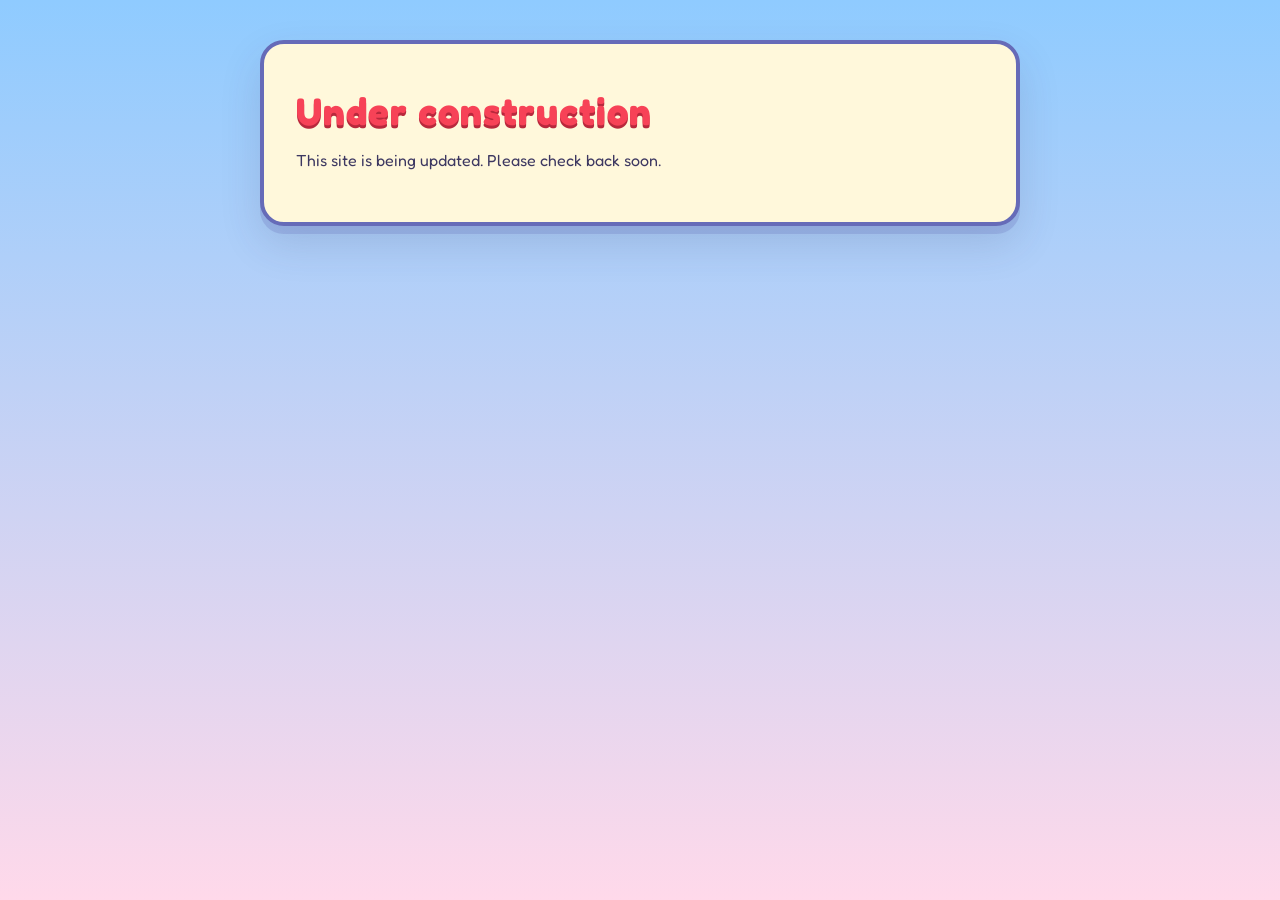
<file: index.html>
<!DOCTYPE html>
<html lang="en">
<head>
  <meta charset="UTF-8">
  <meta name="viewport" content="width=device-width, initial-scale=1.0">
  <meta name="robots" content="noindex, nofollow, noarchive">
  <title>Under construction</title>
  <link rel="stylesheet" href="style.css">
</head>
<body>
<div class="container">

  <h1>Under construction</h1>
  <p>This site is being updated. Please check back soon.</p>

</div>
</body>
</html>
</file>
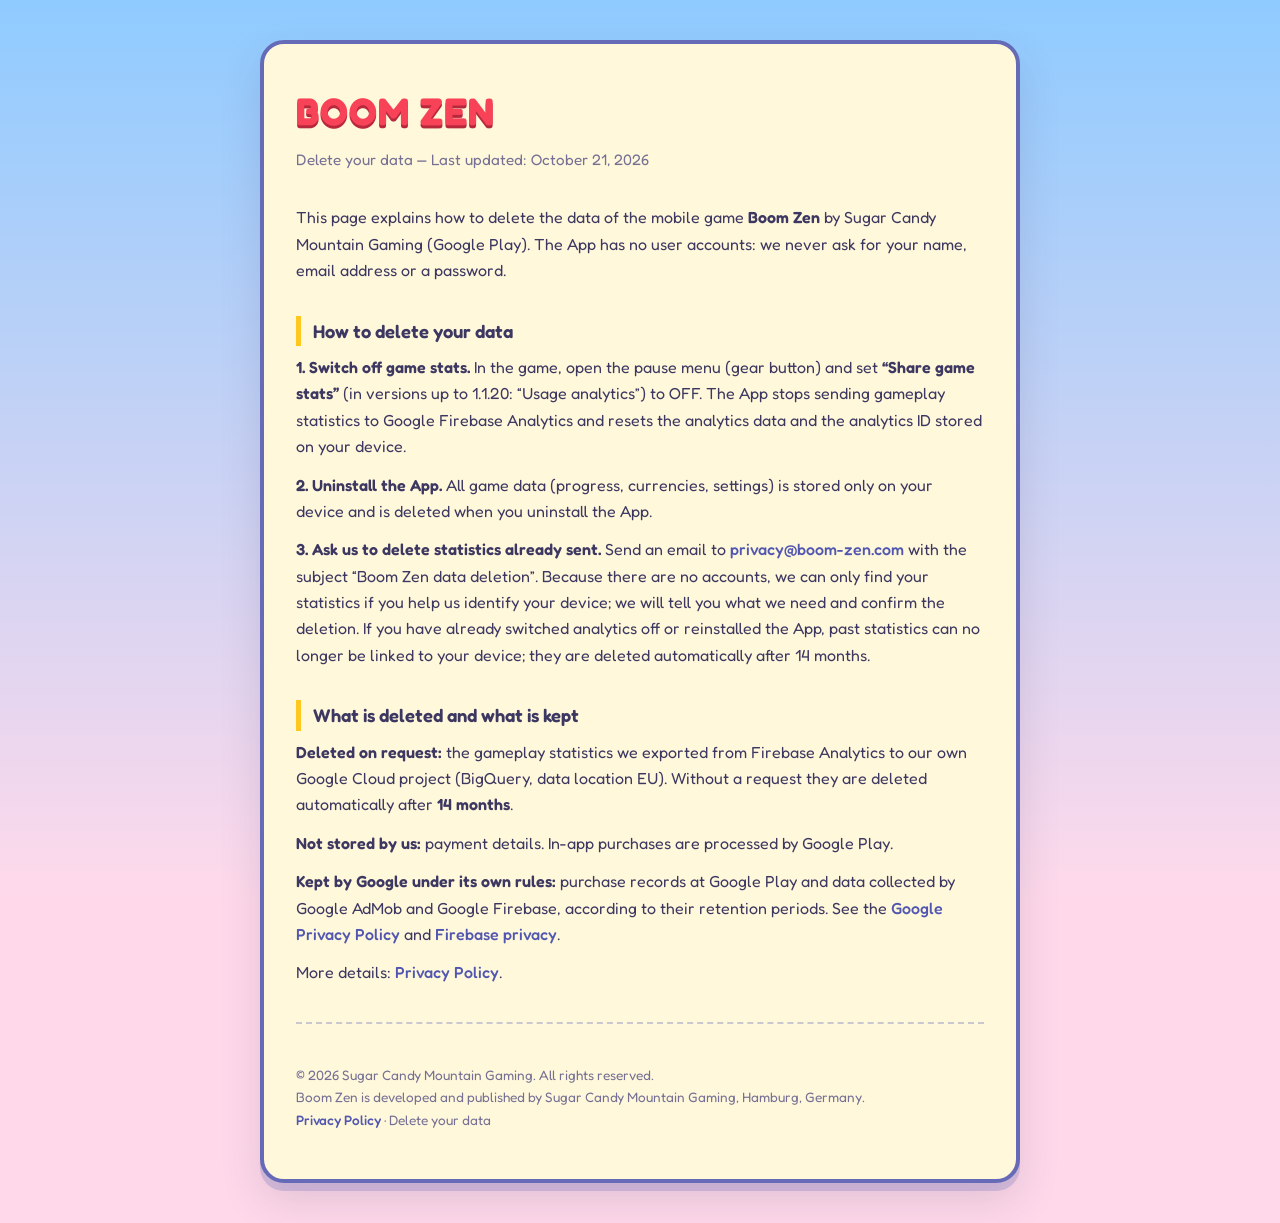
<file: delete-data.html>
<!DOCTYPE html>
<html lang="en">
<head>
  <meta charset="UTF-8">
  <meta name="viewport" content="width=device-width, initial-scale=1.0">
  <meta name="robots" content="noindex, nofollow, noarchive">
  <title>Delete Your Data — Boom Zen</title>
  <link rel="stylesheet" href="style.css">
</head>
<body>
<div class="container">

  <h1>BOOM ZEN</h1>
  <p class="subtitle">Delete your data &mdash; Last updated: October 21, 2026</p>

  <p>This page explains how to delete the data of the mobile game <strong>Boom Zen</strong> by Sugar Candy Mountain Gaming (Google Play). The App has no user accounts: we never ask for your name, email address or a password.</p>

  <h2>How to delete your data</h2>
  <p><strong>1. Switch off game stats.</strong> In the game, open the pause menu (gear button) and set <strong>&ldquo;Share game stats&rdquo;</strong> (in versions up to 1.1.20: &ldquo;Usage analytics&rdquo;) to OFF. The App stops sending gameplay statistics to Google Firebase Analytics and resets the analytics data and the analytics ID stored on your device.</p>
  <p><strong>2. Uninstall the App.</strong> All game data (progress, currencies, settings) is stored only on your device and is deleted when you uninstall the App.</p>
  <p><strong>3. Ask us to delete statistics already sent.</strong> Send an email to <a href="mailto:privacy@boom-zen.com?subject=Boom%20Zen%20data%20deletion">privacy@boom-zen.com</a> with the subject &ldquo;Boom Zen data deletion&rdquo;. Because there are no accounts, we can only find your statistics if you help us identify your device; we will tell you what we need and confirm the deletion. If you have already switched analytics off or reinstalled the App, past statistics can no longer be linked to your device; they are deleted automatically after 14 months.</p>

  <h2>What is deleted and what is kept</h2>
  <p><strong>Deleted on request:</strong> the gameplay statistics we exported from Firebase Analytics to our own Google Cloud project (BigQuery, data location EU). Without a request they are deleted automatically after <strong>14 months</strong>.</p>
  <p><strong>Not stored by us:</strong> payment details. In-app purchases are processed by Google Play.</p>
  <p><strong>Kept by Google under its own rules:</strong> purchase records at Google Play and data collected by Google AdMob and Google Firebase, according to their retention periods. See the <a href="https://policies.google.com/privacy" target="_blank">Google Privacy Policy</a> and <a href="https://firebase.google.com/support/privacy" target="_blank">Firebase privacy</a>.</p>

  <p>More details: <a href="privacy-policy.html">Privacy Policy</a>.</p>

  <hr class="divider">

  <p class="footer">&copy; 2026 Sugar Candy Mountain Gaming. All rights reserved.<br>
  Boom Zen is developed and published by Sugar Candy Mountain Gaming, Hamburg, Germany.<br>
  <a href="privacy-policy.html">Privacy Policy</a> &middot; Delete your data</p>

</div>
</body>
</html>
</file>
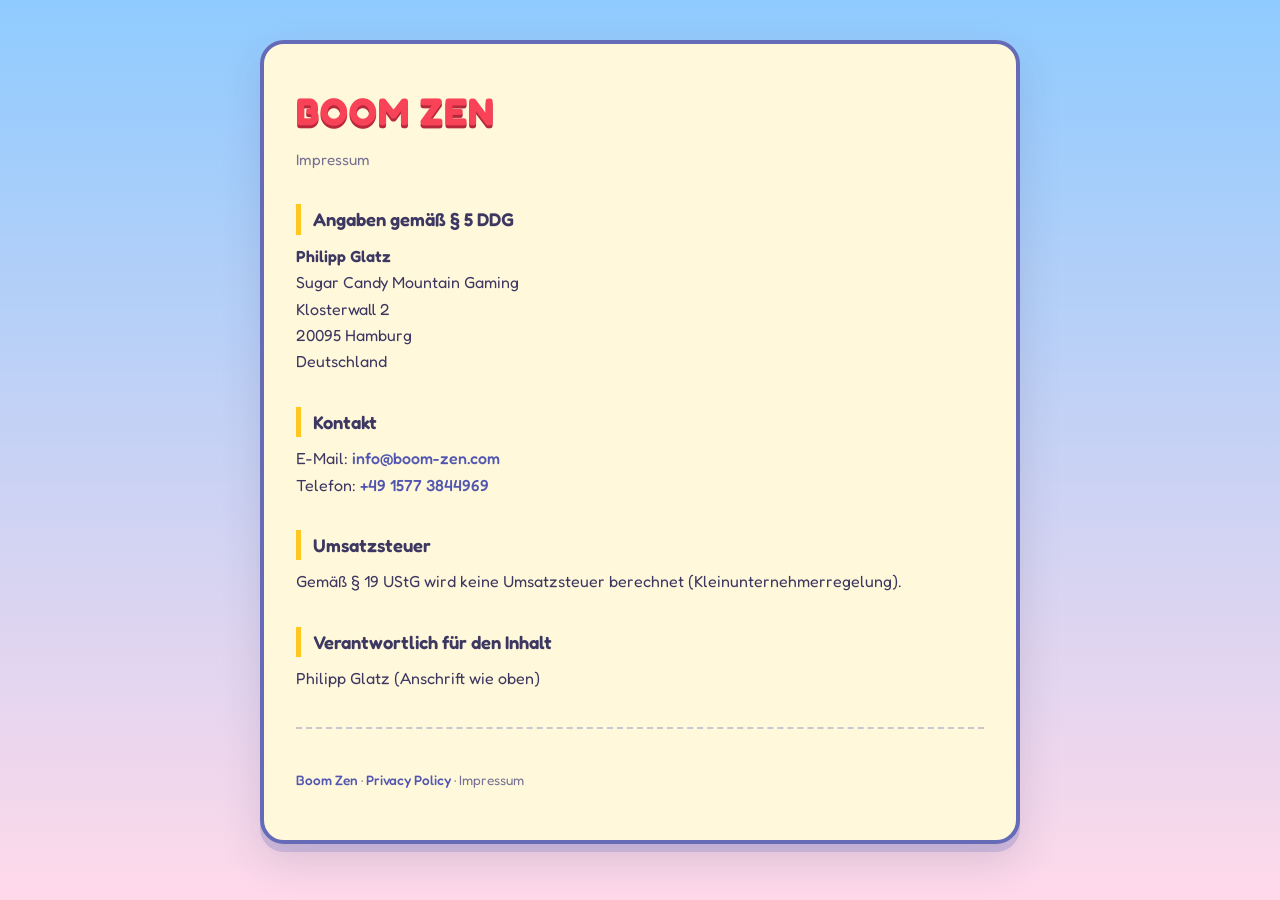
<file: impressum.html>
<!DOCTYPE html>
<html lang="de">
<head>
  <meta charset="UTF-8">
  <meta name="viewport" content="width=device-width, initial-scale=1.0">
  <meta name="robots" content="noindex, nofollow, noarchive">
  <title>Impressum — Boom Zen</title>
  <link rel="stylesheet" href="style.css">
</head>
<body>
<div class="container">

  <h1>BOOM ZEN</h1>
  <p class="subtitle">Impressum</p>

  <h2>Angaben gem&auml;&szlig; &sect; 5 DDG</h2>
  <p><strong>Philipp Glatz</strong><br>
     Sugar Candy Mountain Gaming<br>
     Klosterwall 2<br>
     20095 Hamburg<br>
     Deutschland</p>

  <h2>Kontakt</h2>
  <p>E-Mail: <a href="mailto:info@boom-zen.com">info@boom-zen.com</a><br>
     Telefon: <a href="tel:+4915773844969">+49 1577 3844969</a></p>

  <h2>Umsatzsteuer</h2>
  <p>Gem&auml;&szlig; &sect; 19 UStG wird keine Umsatzsteuer berechnet (Kleinunternehmerregelung).</p>

  <h2>Verantwortlich f&uuml;r den Inhalt</h2>
  <p>Philipp Glatz (Anschrift wie oben)</p>

  <hr class="divider">

  <p class="footer"><a href="index.html">Boom Zen</a> &middot; <a href="privacy-policy.html">Privacy Policy</a> &middot; Impressum</p>

</div>
</body>
</html>
</file>
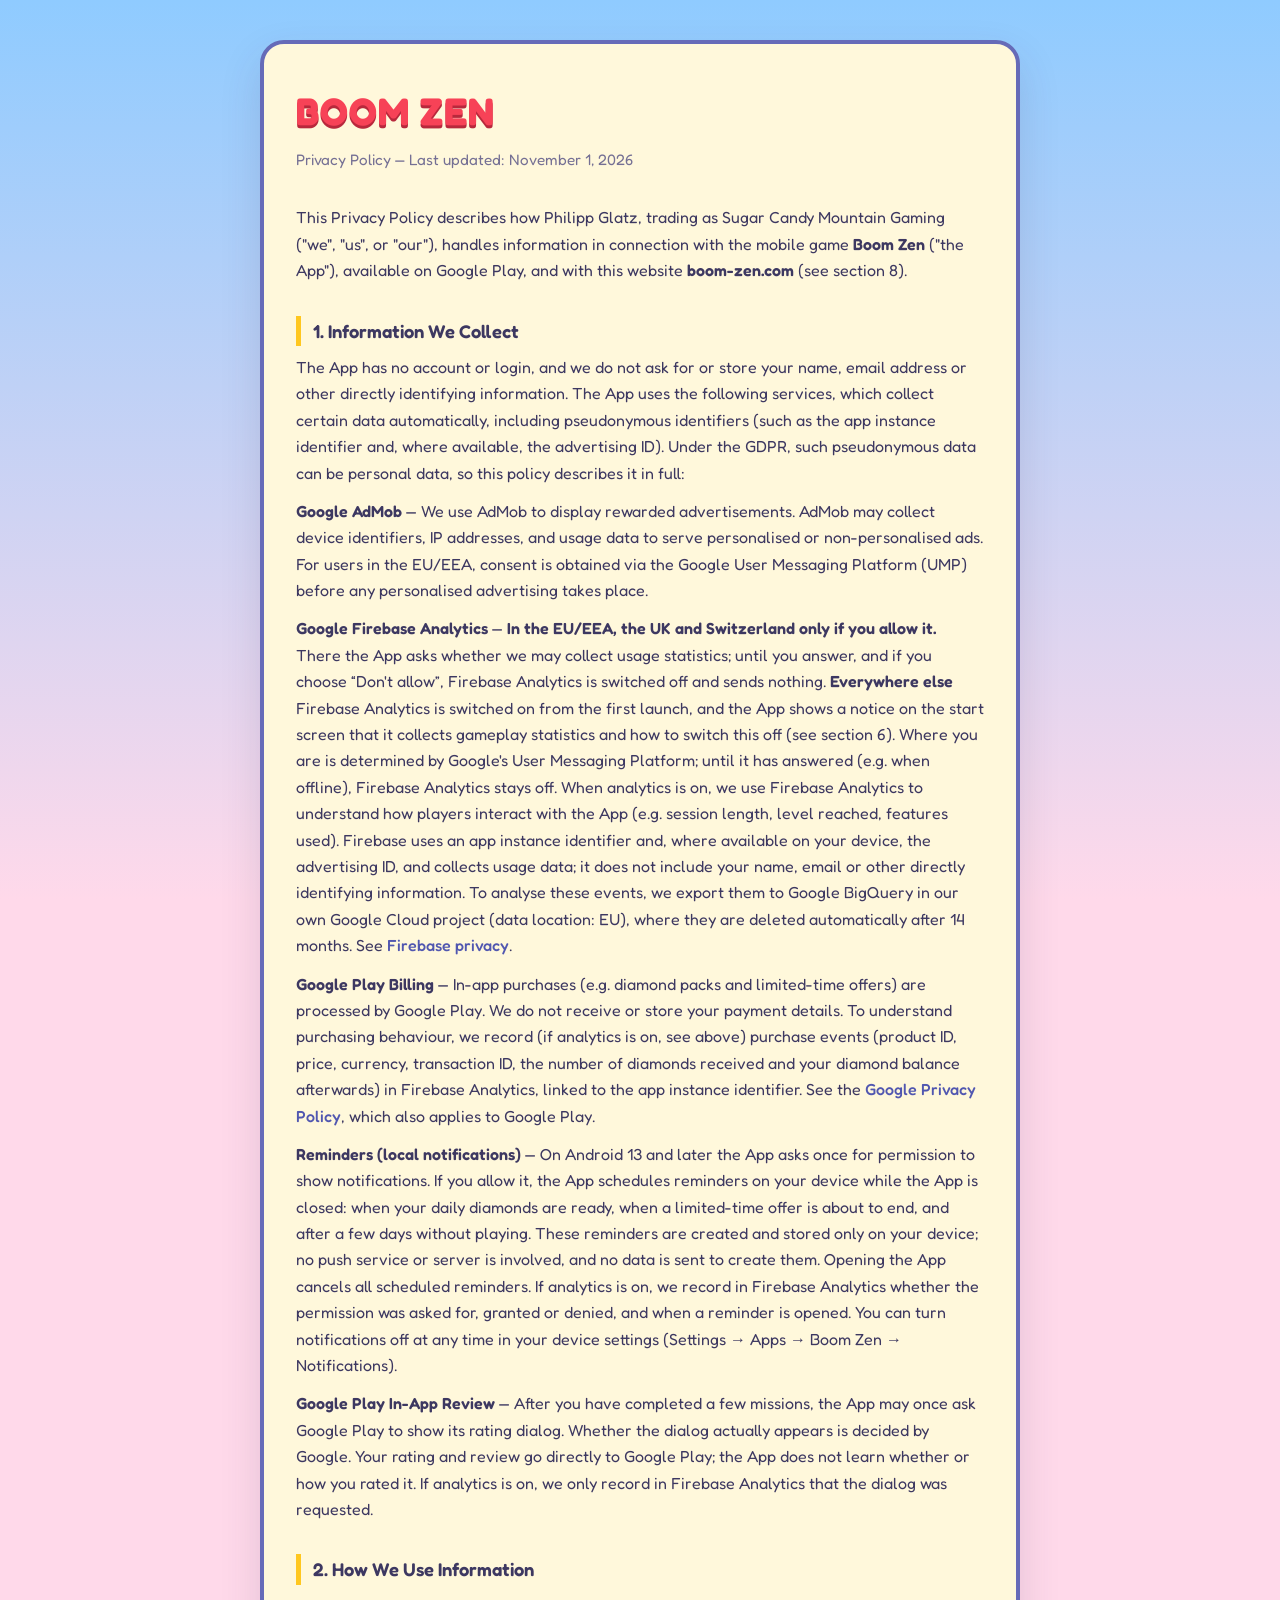
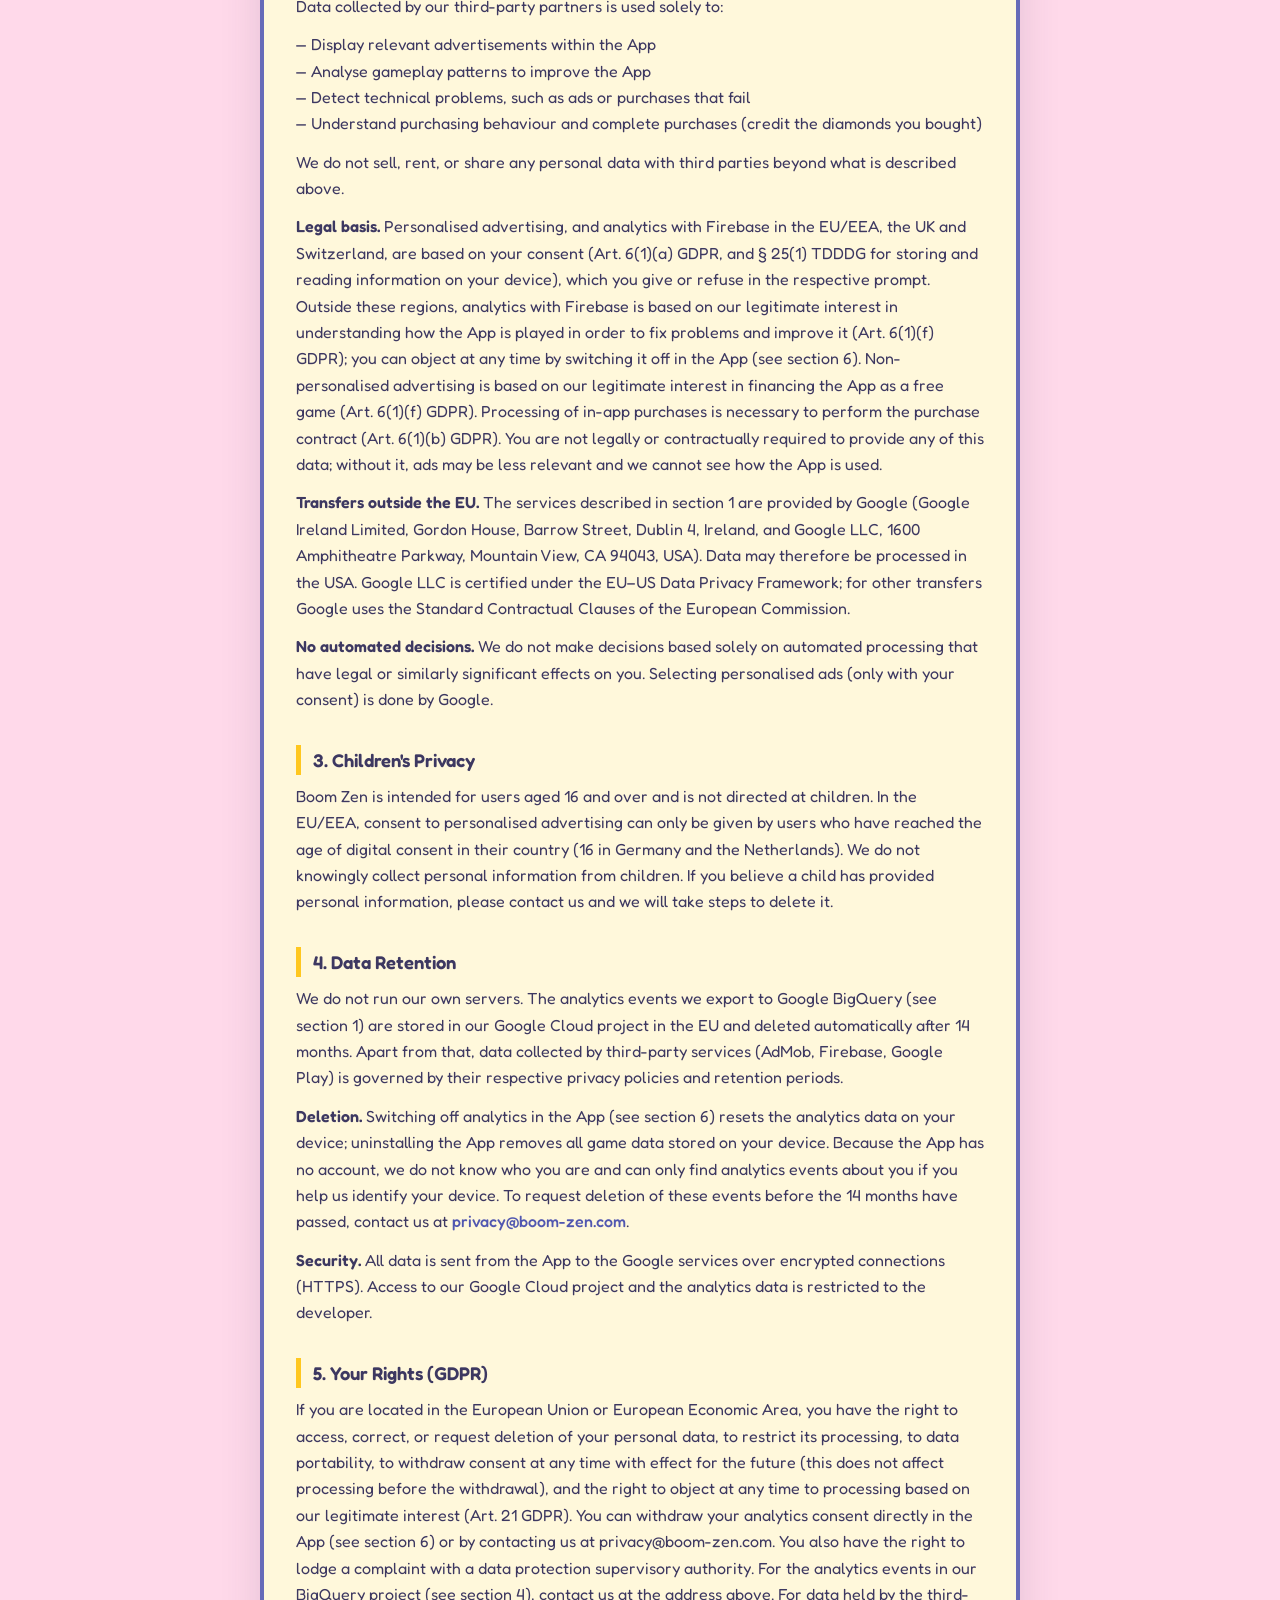
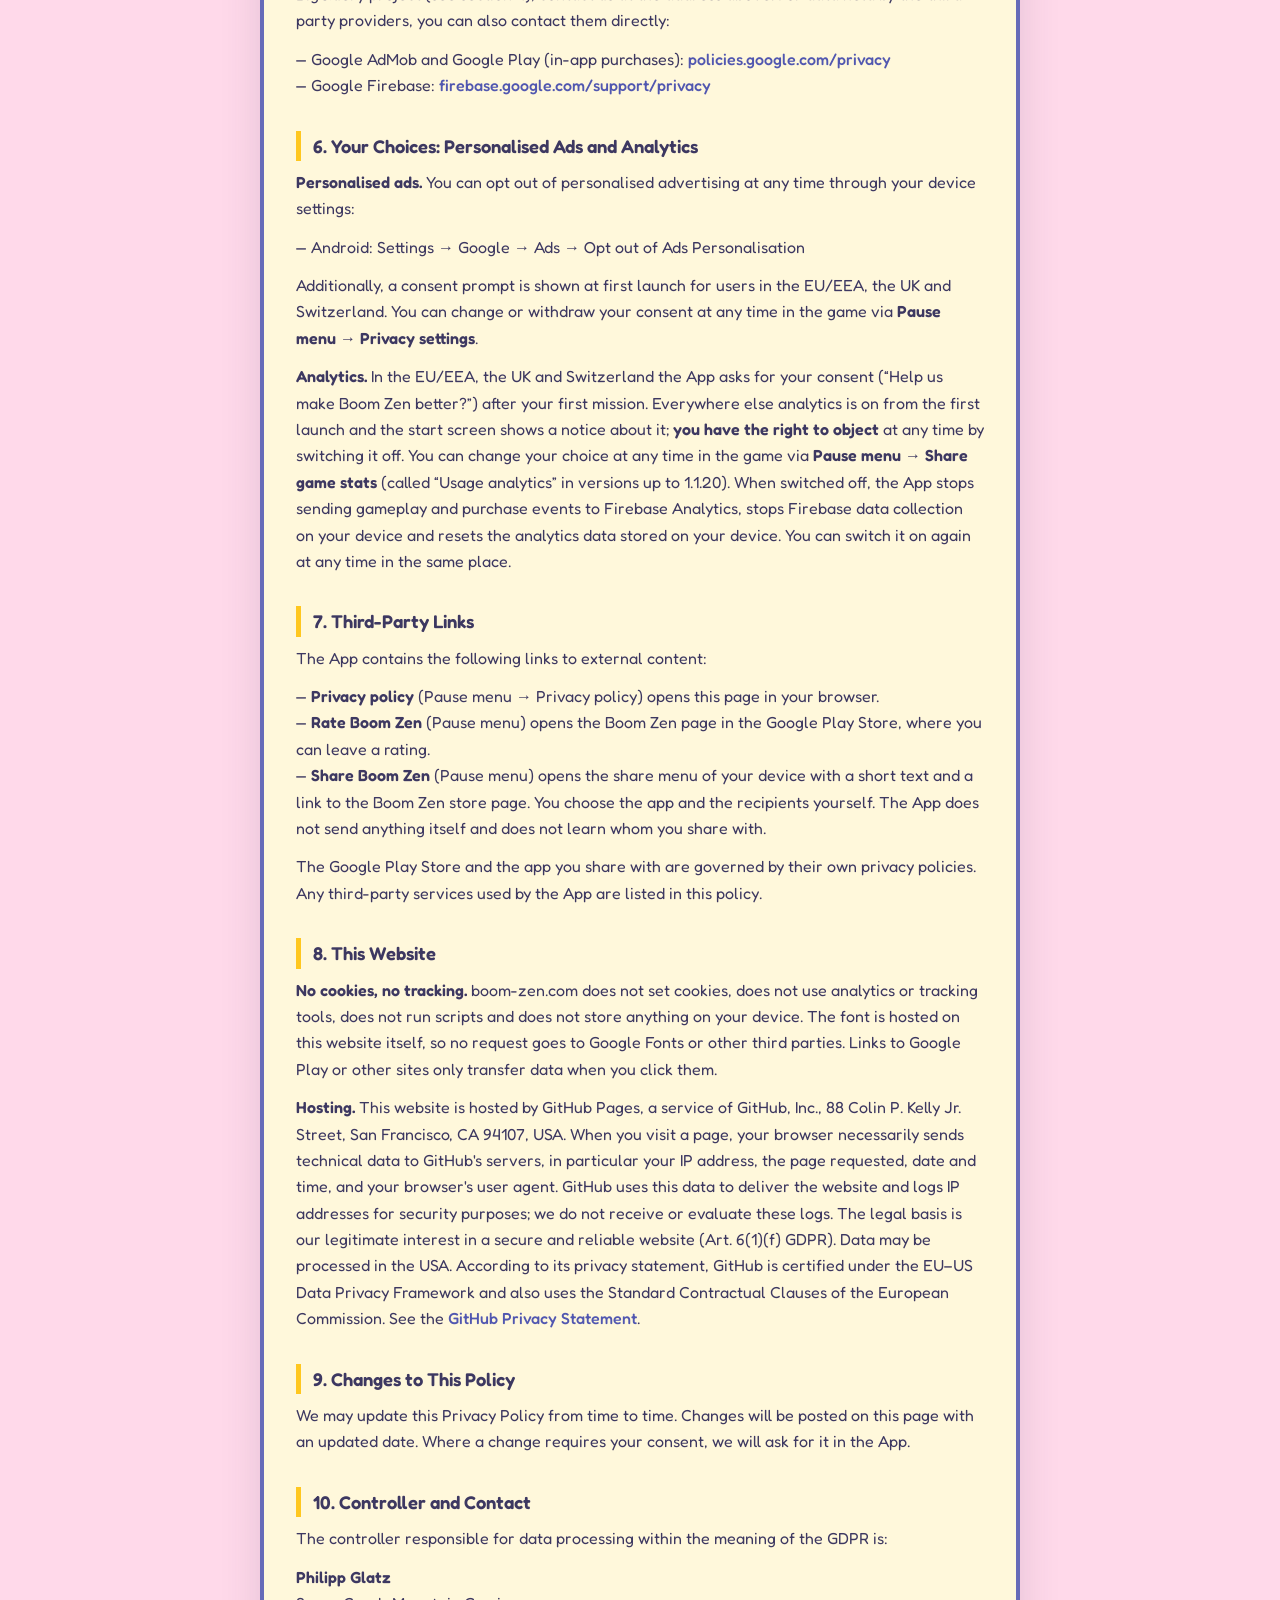
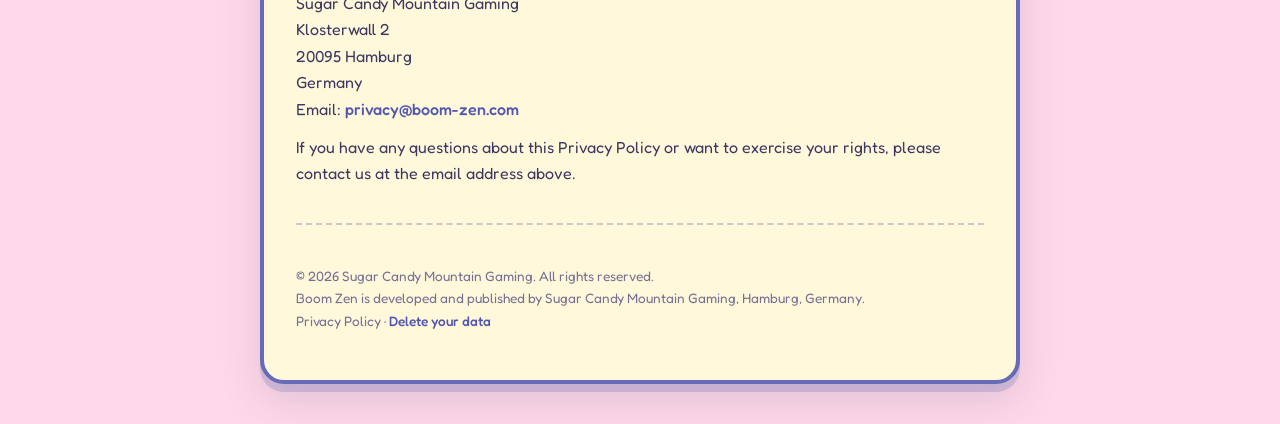
<file: privacy-policy.html>
<!DOCTYPE html>
<html lang="en">
<head>
  <meta charset="UTF-8">
  <meta name="viewport" content="width=device-width, initial-scale=1.0">
  <meta name="robots" content="noindex, nofollow, noarchive">
  <title>Privacy Policy — Boom Zen</title>
  <link rel="stylesheet" href="style.css">
</head>
<body>
<div class="container">

  <h1>BOOM ZEN</h1>
  <p class="subtitle">Privacy Policy &mdash; Last updated: November 1, 2026</p>

  <p>This Privacy Policy describes how Philipp Glatz, trading as Sugar Candy Mountain Gaming ("we", "us", or "our"), handles information in connection with the mobile game <strong>Boom Zen</strong> ("the App"), available on Google Play, and with this website <strong>boom-zen.com</strong> (see section 8).</p>

  <h2>1. Information We Collect</h2>
  <p>The App has no account or login, and we do not ask for or store your name, email address or other directly identifying information. The App uses the following services, which collect certain data automatically, including pseudonymous identifiers (such as the app instance identifier and, where available, the advertising ID). Under the GDPR, such pseudonymous data can be personal data, so this policy describes it in full:</p>
  <p><strong>Google AdMob</strong> — We use AdMob to display rewarded advertisements. AdMob may collect device identifiers, IP addresses, and usage data to serve personalised or non-personalised ads. For users in the EU/EEA, consent is obtained via the Google User Messaging Platform (UMP) before any personalised advertising takes place.</p>
  <p><strong>Google Firebase Analytics</strong> — <strong>In the EU/EEA, the UK and Switzerland only if you allow it.</strong> There the App asks whether we may collect usage statistics; until you answer, and if you choose &ldquo;Don't allow&rdquo;, Firebase Analytics is switched off and sends nothing. <strong>Everywhere else</strong> Firebase Analytics is switched on from the first launch, and the App shows a notice on the start screen that it collects gameplay statistics and how to switch this off (see section 6). Where you are is determined by Google's User Messaging Platform; until it has answered (e.g. when offline), Firebase Analytics stays off. When analytics is on, we use Firebase Analytics to understand how players interact with the App (e.g. session length, level reached, features used). Firebase uses an app instance identifier and, where available on your device, the advertising ID, and collects usage data; it does not include your name, email or other directly identifying information. To analyse these events, we export them to Google BigQuery in our own Google Cloud project (data location: EU), where they are deleted automatically after 14 months. See <a href="https://firebase.google.com/support/privacy">Firebase privacy</a>.</p>
  <p><strong>Google Play Billing</strong> &mdash; In-app purchases (e.g. diamond packs and limited-time offers) are processed by Google Play. We do not receive or store your payment details. To understand purchasing behaviour, we record (if analytics is on, see above) purchase events (product ID, price, currency, transaction ID, the number of diamonds received and your diamond balance afterwards) in Firebase Analytics, linked to the app instance identifier. See the <a href="https://policies.google.com/privacy" target="_blank">Google Privacy Policy</a>, which also applies to Google Play.</p>
  <p><strong>Reminders (local notifications)</strong> &mdash; On Android 13 and later the App asks once for permission to show notifications. If you allow it, the App schedules reminders on your device while the App is closed: when your daily diamonds are ready, when a limited-time offer is about to end, and after a few days without playing. These reminders are created and stored only on your device; no push service or server is involved, and no data is sent to create them. Opening the App cancels all scheduled reminders. If analytics is on, we record in Firebase Analytics whether the permission was asked for, granted or denied, and when a reminder is opened. You can turn notifications off at any time in your device settings (Settings &rarr; Apps &rarr; Boom Zen &rarr; Notifications).</p>
  <p><strong>Google Play In-App Review</strong> &mdash; After you have completed a few missions, the App may once ask Google Play to show its rating dialog. Whether the dialog actually appears is decided by Google. Your rating and review go directly to Google Play; the App does not learn whether or how you rated it. If analytics is on, we only record in Firebase Analytics that the dialog was requested.</p>
  <h2>2. How We Use Information</h2>
  <p>Data collected by our third-party partners is used solely to:</p>
  <p>— Display relevant advertisements within the App<br>
     — Analyse gameplay patterns to improve the App<br>
     — Detect technical problems, such as ads or purchases that fail<br>
     — Understand purchasing behaviour and complete purchases (credit the diamonds you bought)</p>
  <p>We do not sell, rent, or share any personal data with third parties beyond what is described above.</p>
  <p><strong>Legal basis.</strong> Personalised advertising, and analytics with Firebase in the EU/EEA, the UK and Switzerland, are based on your consent (Art. 6(1)(a) GDPR, and &sect; 25(1) TDDDG for storing and reading information on your device), which you give or refuse in the respective prompt. Outside these regions, analytics with Firebase is based on our legitimate interest in understanding how the App is played in order to fix problems and improve it (Art. 6(1)(f) GDPR); you can object at any time by switching it off in the App (see section 6). Non-personalised advertising is based on our legitimate interest in financing the App as a free game (Art. 6(1)(f) GDPR). Processing of in-app purchases is necessary to perform the purchase contract (Art. 6(1)(b) GDPR). You are not legally or contractually required to provide any of this data; without it, ads may be less relevant and we cannot see how the App is used.</p>
  <p><strong>Transfers outside the EU.</strong> The services described in section 1 are provided by Google (Google Ireland Limited, Gordon House, Barrow Street, Dublin 4, Ireland, and Google LLC, 1600 Amphitheatre Parkway, Mountain View, CA 94043, USA). Data may therefore be processed in the USA. Google LLC is certified under the EU&ndash;US Data Privacy Framework; for other transfers Google uses the Standard Contractual Clauses of the European Commission.</p>
  <p><strong>No automated decisions.</strong> We do not make decisions based solely on automated processing that have legal or similarly significant effects on you. Selecting personalised ads (only with your consent) is done by Google.</p>

  <h2>3. Children's Privacy</h2>
  <p>Boom Zen is intended for users aged 16 and over and is not directed at children. In the EU/EEA, consent to personalised advertising can only be given by users who have reached the age of digital consent in their country (16 in Germany and the Netherlands). We do not knowingly collect personal information from children. If you believe a child has provided personal information, please contact us and we will take steps to delete it.</p>

  <h2>4. Data Retention</h2>
  <p>We do not run our own servers. The analytics events we export to Google BigQuery (see section 1) are stored in our Google Cloud project in the EU and deleted automatically after 14 months. Apart from that, data collected by third-party services (AdMob, Firebase, Google Play) is governed by their respective privacy policies and retention periods.</p>
  <p><strong>Deletion.</strong> Switching off analytics in the App (see section 6) resets the analytics data on your device; uninstalling the App removes all game data stored on your device. Because the App has no account, we do not know who you are and can only find analytics events about you if you help us identify your device. To request deletion of these events before the 14 months have passed, contact us at <a href="mailto:privacy@boom-zen.com">privacy@boom-zen.com</a>.</p>
  <p><strong>Security.</strong> All data is sent from the App to the Google services over encrypted connections (HTTPS). Access to our Google Cloud project and the analytics data is restricted to the developer.</p>

  <h2>5. Your Rights (GDPR)</h2>
  <p>If you are located in the European Union or European Economic Area, you have the right to access, correct, or request deletion of your personal data, to restrict its processing, to data portability, to withdraw consent at any time with effect for the future (this does not affect processing before the withdrawal), and the right to object at any time to processing based on our legitimate interest (Art. 21 GDPR). You can withdraw your analytics consent directly in the App (see section 6) or by contacting us at privacy@boom-zen.com. You also have the right to lodge a complaint with a data protection supervisory authority. For the analytics events in our BigQuery project (see section 4), contact us at the address above. For data held by the third-party providers, you can also contact them directly:</p>
  <p>— Google AdMob and Google Play (in-app purchases): <a href="https://policies.google.com/privacy" target="_blank">policies.google.com/privacy</a><br>
     — Google Firebase: <a href="https://firebase.google.com/support/privacy" target="_blank">firebase.google.com/support/privacy</a></p>

  <h2>6. Your Choices: Personalised Ads and Analytics</h2>
  <p><strong>Personalised ads.</strong> You can opt out of personalised advertising at any time through your device settings:</p>
  <p>— Android: Settings → Google → Ads → Opt out of Ads Personalisation</p>
  <p>Additionally, a consent prompt is shown at first launch for users in the EU/EEA, the UK and Switzerland. You can change or withdraw your consent at any time in the game via <strong>Pause menu → Privacy settings</strong>.</p>
  <p><strong>Analytics.</strong> In the EU/EEA, the UK and Switzerland the App asks for your consent (&ldquo;Help us make Boom Zen better?&rdquo;) after your first mission. Everywhere else analytics is on from the first launch and the start screen shows a notice about it; <strong>you have the right to object</strong> at any time by switching it off. You can change your choice at any time in the game via <strong>Pause menu → Share game stats</strong> (called &ldquo;Usage analytics&rdquo; in versions up to 1.1.20). When switched off, the App stops sending gameplay and purchase events to Firebase Analytics, stops Firebase data collection on your device and resets the analytics data stored on your device. You can switch it on again at any time in the same place.</p>

  <h2>7. Third-Party Links</h2>
  <p>The App contains the following links to external content:</p>
  <p>— <strong>Privacy policy</strong> (Pause menu &rarr; Privacy policy) opens this page in your browser.<br>
     — <strong>Rate Boom Zen</strong> (Pause menu) opens the Boom Zen page in the Google Play Store, where you can leave a rating.<br>
     — <strong>Share Boom Zen</strong> (Pause menu) opens the share menu of your device with a short text and a link to the Boom Zen store page. You choose the app and the recipients yourself. The App does not send anything itself and does not learn whom you share with.</p>
  <p>The Google Play Store and the app you share with are governed by their own privacy policies. Any third-party services used by the App are listed in this policy.</p>

  <h2>8. This Website</h2>
  <p><strong>No cookies, no tracking.</strong> boom-zen.com does not set cookies, does not use analytics or tracking tools, does not run scripts and does not store anything on your device. The font is hosted on this website itself, so no request goes to Google Fonts or other third parties. Links to Google Play or other sites only transfer data when you click them.</p>
  <p><strong>Hosting.</strong> This website is hosted by GitHub Pages, a service of GitHub, Inc., 88 Colin P. Kelly Jr. Street, San Francisco, CA 94107, USA. When you visit a page, your browser necessarily sends technical data to GitHub's servers, in particular your IP address, the page requested, date and time, and your browser's user agent. GitHub uses this data to deliver the website and logs IP addresses for security purposes; we do not receive or evaluate these logs. The legal basis is our legitimate interest in a secure and reliable website (Art. 6(1)(f) GDPR). Data may be processed in the USA. According to its privacy statement, GitHub is certified under the EU&ndash;US Data Privacy Framework and also uses the Standard Contractual Clauses of the European Commission. See the <a href="https://docs.github.com/en/site-policy/privacy-policies/github-general-privacy-statement" target="_blank">GitHub Privacy Statement</a>.</p>

  <h2>9. Changes to This Policy</h2>
  <p>We may update this Privacy Policy from time to time. Changes will be posted on this page with an updated date. Where a change requires your consent, we will ask for it in the App.</p>

  <h2>10. Controller and Contact</h2>
  <p>The controller responsible for data processing within the meaning of the GDPR is:</p>
  <p><strong>Philipp Glatz</strong><br>
     Sugar Candy Mountain Gaming<br>
     Klosterwall 2<br>
     20095 Hamburg<br>
     Germany<br>
     Email: <a href="mailto:privacy@boom-zen.com">privacy@boom-zen.com</a></p>
  <p>If you have any questions about this Privacy Policy or want to exercise your rights, please contact us at the email address above.</p>

  <hr class="divider">

  <p class="footer">&copy; 2026 Sugar Candy Mountain Gaming. All rights reserved.<br>
  Boom Zen is developed and published by Sugar Candy Mountain Gaming, Hamburg, Germany.<br>
  Privacy Policy &middot; <a href="delete-data.html">Delete your data</a></p>

</div>
</body>
</html>
</file>
<file: style.css>
/* Boom Zen — candy look (colours from the game's Candy palette, style.gd).
   Fredoka is self-hosted (fonts/, SIL OFL) so no request goes to Google Fonts. */

@font-face {
  font-family: 'Fredoka';
  src: url('fonts/Fredoka.ttf') format('truetype');
  font-weight: 300 700;
  font-display: swap;
}

:root {
  --sky-top: #8fcbff;
  --sky-bottom: #ffd9ea;
  --cream: #fff8db;
  --border: #666bb8;      /* periwinkle */
  --ink: #3d3861;         /* soft dark indigo */
  --ink-dim: #757094;
  --red: #f74257;         /* candy red */
  --red-dark: #b8283c;
  --yellow: #ffc71f;
  --link: #5157b0;
}

* { margin: 0; padding: 0; box-sizing: border-box; }

body {
  font-family: 'Fredoka', -apple-system, BlinkMacSystemFont, 'Segoe UI', Roboto, sans-serif;
  font-weight: 400;
  background: linear-gradient(180deg, var(--sky-top) 0%, var(--sky-bottom) 100%) fixed;
  background-color: var(--sky-bottom);
  color: var(--ink);
  line-height: 1.65;
  padding: 40px 16px;
  min-height: 100vh;
}

.container {
  max-width: 760px;
  margin: 0 auto;
  background: var(--cream);
  border: 4px solid var(--border);
  border-radius: 24px;
  padding: 36px 32px;
  box-shadow: 0 8px 0 rgba(102, 107, 184, 0.25), 0 18px 40px rgba(61, 56, 97, 0.15);
}

h1 {
  font-size: 2.4rem;
  font-weight: 700;
  color: var(--red);
  letter-spacing: 1px;
  text-shadow: 0 3px 0 var(--red-dark);
  margin-bottom: 4px;
}

.subtitle {
  color: var(--ink-dim);
  font-size: 0.95rem;
  margin-bottom: 32px;
}

h2 {
  font-size: 1.15rem;
  font-weight: 600;
  color: var(--ink);
  margin-top: 32px;
  margin-bottom: 8px;
  border-left: 5px solid var(--yellow);
  padding-left: 12px;
}

p { margin-bottom: 12px; color: var(--ink); }
strong { font-weight: 600; }

a { color: var(--link); font-weight: 500; text-decoration: none; }
a:hover { text-decoration: underline; }

.divider {
  border: none;
  border-top: 2px dashed rgba(102, 107, 184, 0.35);
  margin: 36px 0;
}

.footer {
  color: var(--ink-dim);
  font-size: 0.85rem;
  margin-top: 40px;
}

@media (max-width: 480px) {
  body { padding: 20px 12px; }
  .container { padding: 24px 18px; border-radius: 18px; }
  h1 { font-size: 2rem; }
}
</file>
